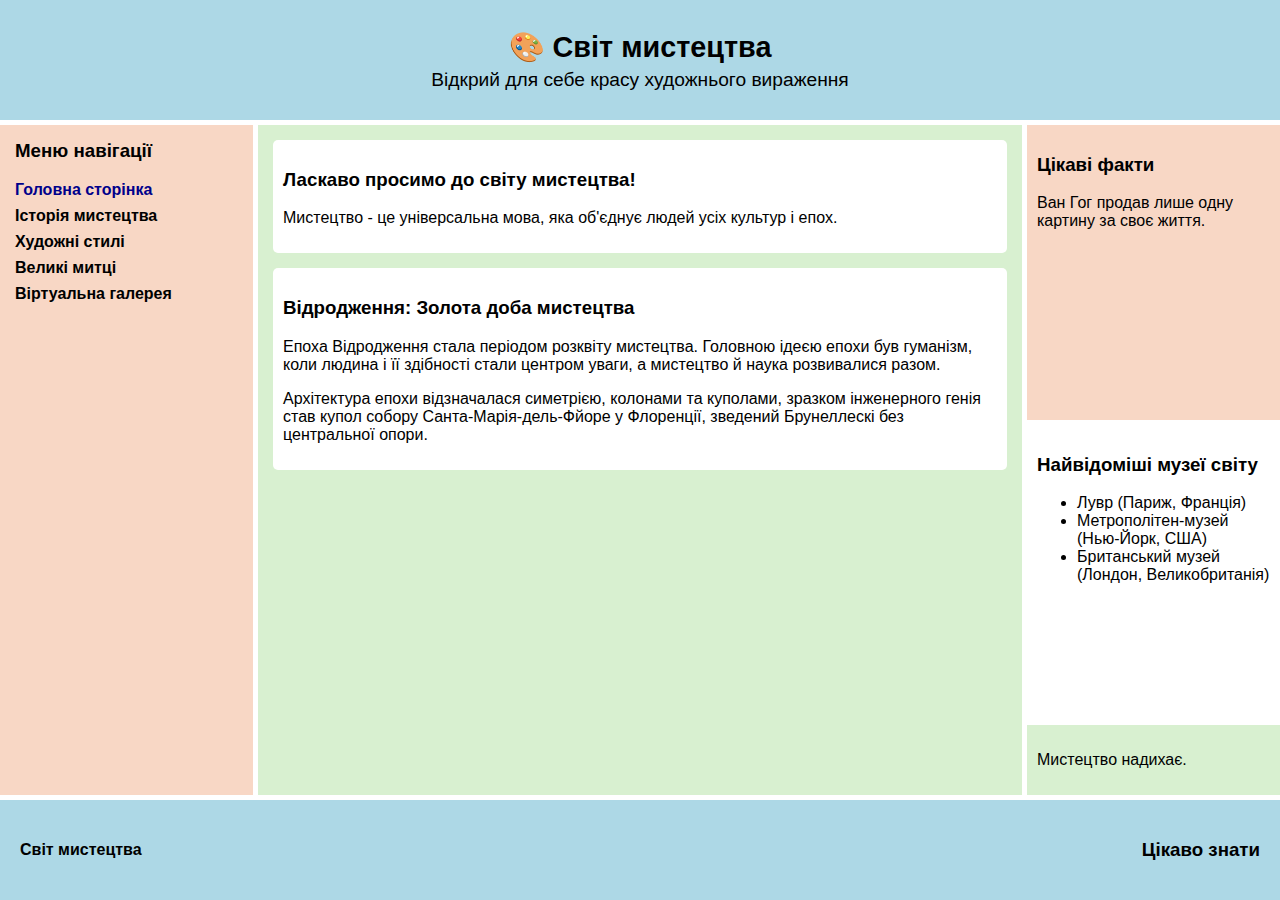
<file: index.html>
<!DOCTYPE html>
<html lang="uk">
<head>
  <meta charset="UTF-8">
  <title>Світ мистецтва - Головна</title>
  <link rel="stylesheet" href="style.css">
  <style>
    body {
      margin: 0;
      font-family: Arial, sans-serif;
    }

    .container {
      display: grid;
      grid-template-areas:
        "header header header header"
        "menu main main side"
        "footer footer footer footer";
      grid-template-columns: 1fr 2fr 1fr 1fr;
      grid-template-rows: 120px auto 100px;
      gap: 5px;
      min-height: 100vh;
    }

    .header {
      grid-area: header;
      background: lightblue;
      display: flex;
      flex-direction: column;
      justify-content: center;
      align-items: center;
      padding: 10px;
    }

    .menu {
      grid-area: menu;
      background: #f8d7c5;
      padding: 15px;
    }

    .main {
      grid-area: main;
      background: #d8f0d0;
      padding: 15px;
      overflow-y: auto;
    }

    .side {
      grid-area: side;
      display: grid;
      grid-template-rows: 1fr 1fr;
      gap: 5px;
    }

    .block4 {
      background: #f8d7c5;
      padding: 10px;
    }
    .block5 {
      background: white;
      padding: 10px;
    }
    .block6 {
      background: #d8f0d0;
      padding: 10px;
    }

    .footer {
      grid-area: footer;
      background: lightblue;
      display: flex;
      justify-content: space-between;
      align-items: center;
      padding: 20px;
    }

    .menu ul {
      list-style: none;
      padding: 0;
    }

    .menu li {
      margin: 8px 0;
    }

    .menu a {
      text-decoration: none;
      font-weight: bold;
      color: black;
    }

    .current {
      color: darkblue;
    }

    .highlight {
      font-weight: bold;
    }
  </style>
</head>
<body>
  <div class="container">
    
    <header class="header">
      <h1>🎨 Світ мистецтва</h1>
      <h2>Відкрий для себе красу художнього вираження</h2>
    </header>

    
    <nav class="menu">
      <h3>Меню навігації</h3>
      <ul>
        <li><a href="index.html" class="current">Головна сторінка</a></li>
        <li><a href="history.html">Історія мистецтва</a></li>
        <li><a href="styles.html">Художні стилі</a></li>
        <li><a href="artists.html">Великі митці</a></li>
        <li><a href="gallery.html">Віртуальна галерея</a></li>
      </ul>
    </nav>

    
    <main class="main">
      <div class="content-block">
        <h3>Ласкаво просимо до світу мистецтва!</h3>
        <p>Мистецтво - це універсальна мова, яка об'єднує людей усіх культур і епох.</p>
      </div>

      <div class="content-block">
        <h3>Відродження: Золота доба мистецтва</h3>
        <p>Епоха Відродження стала періодом розквіту мистецтва. Головною ідеєю епохи був гуманізм, коли людина і її здібності стали центром уваги, а мистецтво й наука розвивалися разом.</p>
        <p>Архітектура епохи відзначалася симетрією, колонами та куполами, зразком інженерного генія став купол собору Санта-Марія-дель-Фйоре у Флоренції, зведений Брунеллескі без центральної опори.</p>
      </div>
    </main>

   
    <div class="side">
      <div class="block4">
        <h3>Цікаві факти</h3>
        <p>Ван Гог продав лише одну картину за своє життя.</p>
      </div>
      <div class="block5">
        <h3>Найвідоміші музеї світу</h3>
        <ul>
          <li>Лувр (Париж, Франція)</li>
          <li>Метрополітен-музей (Нью-Йорк, США)</li>
          <li>Британський музей (Лондон, Великобританія)</li>
        </ul>
      </div>
      <div class="block6">
        <p>Мистецтво надихає.</p>
      </div>
    </div>

   
    <footer class="footer">
      <p><span class="highlight">Світ мистецтва</span></p>
      <h3>Цікаво знати</h3>
    </footer>
  </div>
</body>
</html>
</file>
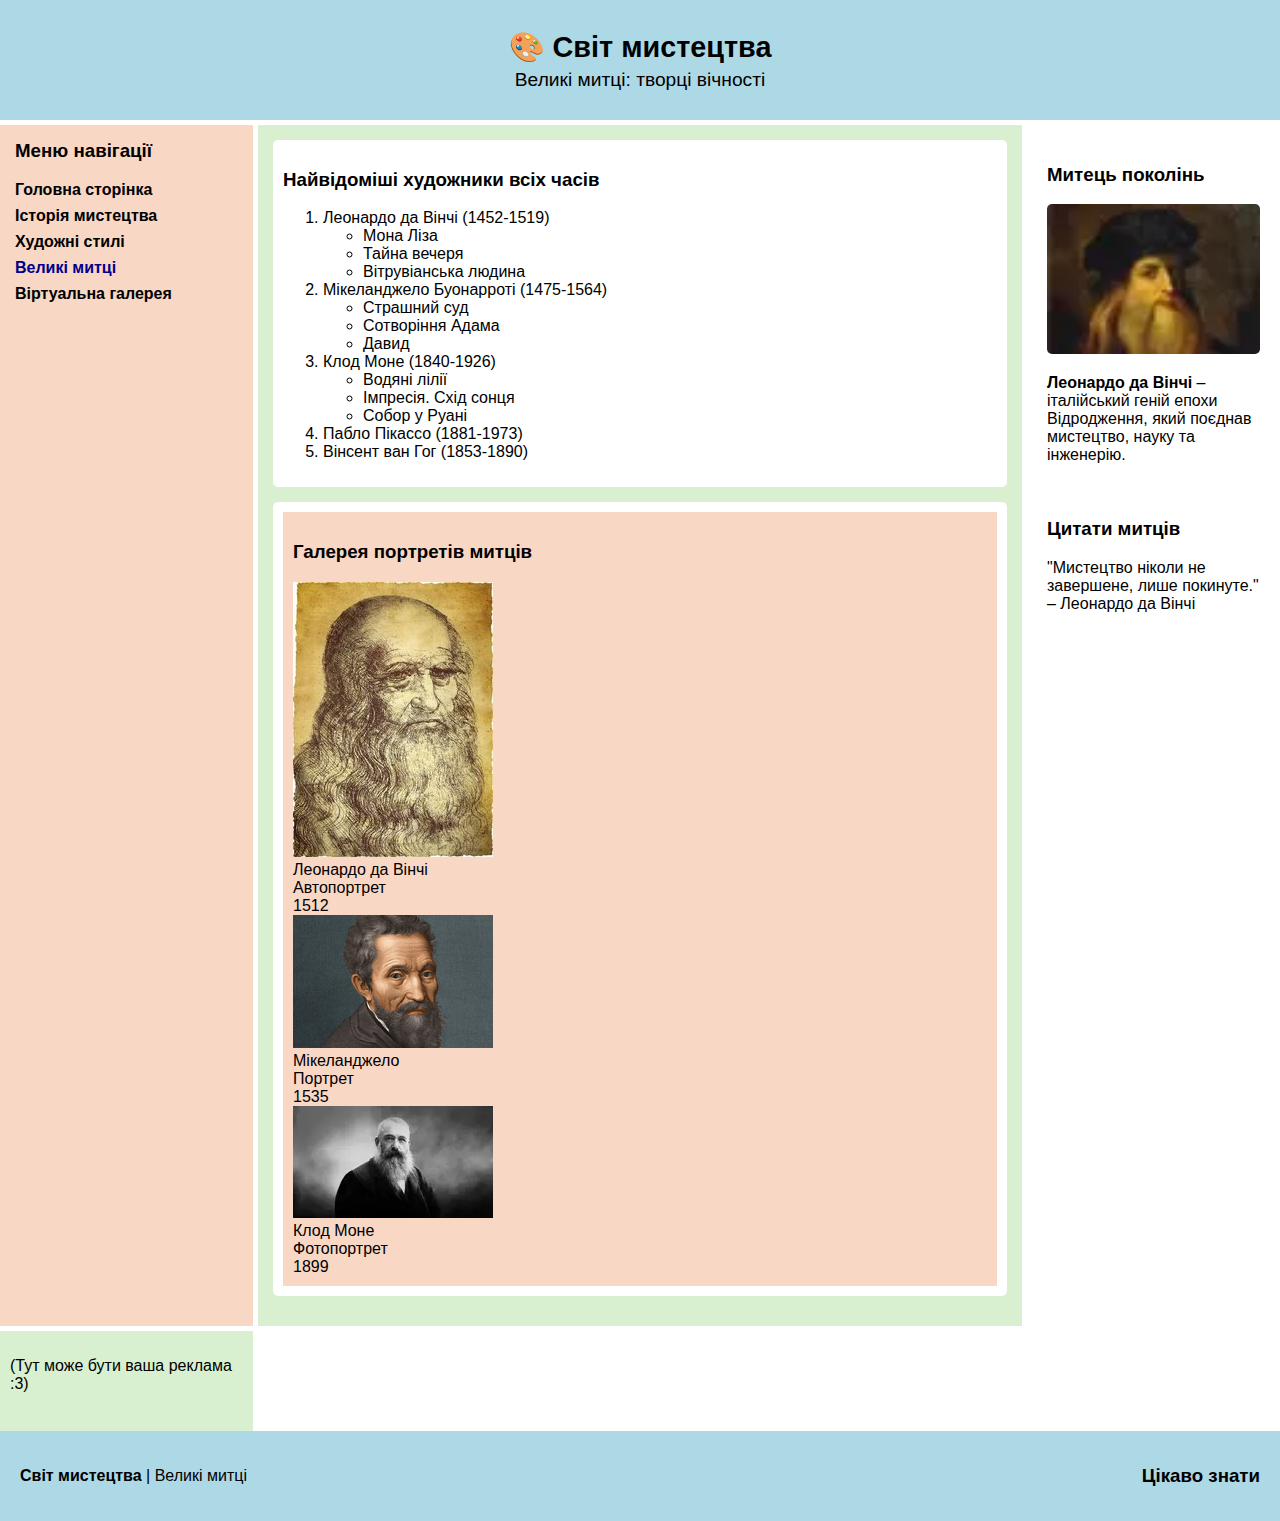
<file: artists.html>
<!DOCTYPE html>
<html lang="uk">
<head>
    <meta charset="UTF-8">
    <title>Великі митці - Світ мистецтва</title>
    <link rel="stylesheet" href="style.css">
<style>
    body {
      margin: 0;
      font-family: Arial, sans-serif;
    }

    .container {
      display: grid;
      grid-template-areas:
        "header header header header"
        "menu main main side"
        "footer footer footer footer";
      grid-template-columns: 1fr 2fr 1fr 1fr;
      grid-template-rows: 120px auto 100px;
      gap: 5px;
      min-height: 100vh;
    }

    .header {
      grid-area: header;
      background: lightblue;
      display: flex;
      flex-direction: column;
      justify-content: center;
      align-items: center;
      padding: 10px;
    }

    .menu {
      grid-area: menu;
      background: #f8d7c5;
      padding: 15px;
    }

    .main {
      grid-area: main;
      background: #d8f0d0;
      padding: 15px;
      overflow-y: auto;
    }

    .side {
      grid-area: side;
      display: grid;
      grid-template-rows: 1fr 1fr;
      gap: 5px;
    }

    .block4 {
      background: #f8d7c5;
      padding: 10px;
    }
    .block5 {
      background: white;
      padding: 10px;
    }
    .block6 {
      background: #d8f0d0;
      padding: 10px;
    }

    .footer {
      grid-area: footer;
      background: lightblue;
      display: flex;
      justify-content: space-between;
      align-items: center;
      padding: 20px;
    }

    .menu ul {
      list-style: none;
      padding: 0;
    }

    .menu li {
      margin: 8px 0;
    }

    .menu a {
      text-decoration: none;
      font-weight: bold;
      color: black;
    }

    .current {
      color: darkblue;
    }

    .highlight {
      font-weight: bold;
    }
  </style>
</head>
<body>
    <div class="container">
        <header class="header">
            <h1>🎨 Світ мистецтва</h1>
            <h2>Великі митці: творці вічності</h2>
        </header>
        
        <nav class="menu">
            <h3>Меню навігації</h3>
            <ul>
                <li><a href="index.html">Головна сторінка</a></li>
                <li><a href="history.html">Історія мистецтва</a></li>
                <li><a href="styles.html">Художні стилі</a></li>
                <li><a href="artists.html" class="current">Великі митці</a></li>
                <li><a href="gallery.html">Віртуальна галерея</a></li>
            </ul>
        </nav>
        
        <main class="main">
            <div class="content-block">
                <h3>Найвідоміші художники всіх часів</h3>
                <ol>
                    <li id="davinci">Леонардо да Вінчі (1452-1519)
                        <ul>
                            <li>Мона Ліза</li>
                            <li>Тайна вечеря</li>
                            <li>Вітрувіанська людина</li>
                        </ul>
                    </li>
                    <li id="michelangelo">Мікеланджело Буонарроті (1475-1564)
                        <ul>
                            <li>Страшний суд</li>
                            <li>Сотворіння Адама</li>
                            <li>Давид</li>
                        </ul>
                    </li>
                    <li id="monet">Клод Моне (1840-1926)
                        <ul>
                            <li>Водяні лілії</li>
                            <li>Імпресія. Схід сонця</li>
                            <li>Собор у Руані</li>
                        </ul>
                    </li>
                    <li>Пабло Пікассо (1881-1973)</li>
                    <li>Вінсент ван Гог (1853-1890)</li>
                </ol>
            </div>
            
            <div class="content-block">
                <div class="block4"> 
                <h3>Галерея портретів митців</h3>
                <div class="art-gallery">
                    <div class="artwork">
                        <img src="images/1.jpg" alt="Леонардо да Вінчі">
                        <div class="artwork-info">
                            <div class="artwork-title">Леонардо да Вінчі</div>
                            <div class="artwork-artist">Автопортрет</div>
                            <div class="artwork-year">1512</div>
                        </div>
                    </div>
                    <div class="artwork">
                        <img src="images/2.jpg" alt="Мікеланджело">
                        <div class="artwork-info">
                            <div class="artwork-title">Мікеланджело</div>
                            <div class="artwork-artist">Портрет</div>
                            <div class="artwork-year">1535</div>
                        </div>
                    </div>
                    <div class="artwork">
                        <img src="images/3.webp" alt="Клод Моне">
                        <div class="artwork-info">
                            <div class="artwork-title">Клод Моне</div>
                            <div class="artwork-artist">Фотопортрет</div>
                            <div class="artwork-year">1899</div>
                        </div>
                    </div>
                  <div>
               </div>
           </div>
       </main>
        
        <aside class="aside">
            <div class="content-block">
                <div class="block5">  
                <h3>Митець поколінь</h3>
                <img src="images/4.webp" alt="Леонардо да Вінчі" style="width:100%; border-radius:5px;">
                <p><strong>Леонардо да Вінчі</strong> – італійський геній епохи Відродження, який поєднав мистецтво, науку та інженерію.</p>
            </div>
            <div class="content-block">
                <h3>Цитати митців</h3>
                <p>"Мистецтво ніколи не завершене, лише покинуте." – Леонардо да Вінчі</p>
            </div>
         </div>
       </aside>
      <div class="block6">
        <p>(Тут може бути ваша реклама :3)</p>
      </div>
    </div>  
        <footer class="footer">
            <p><span class="highlight">Світ мистецтва</span> | Великі митці</p>
            <h3>Цікаво знати</h3>
        </footer>
    </div>
</body>
</html>
</file>
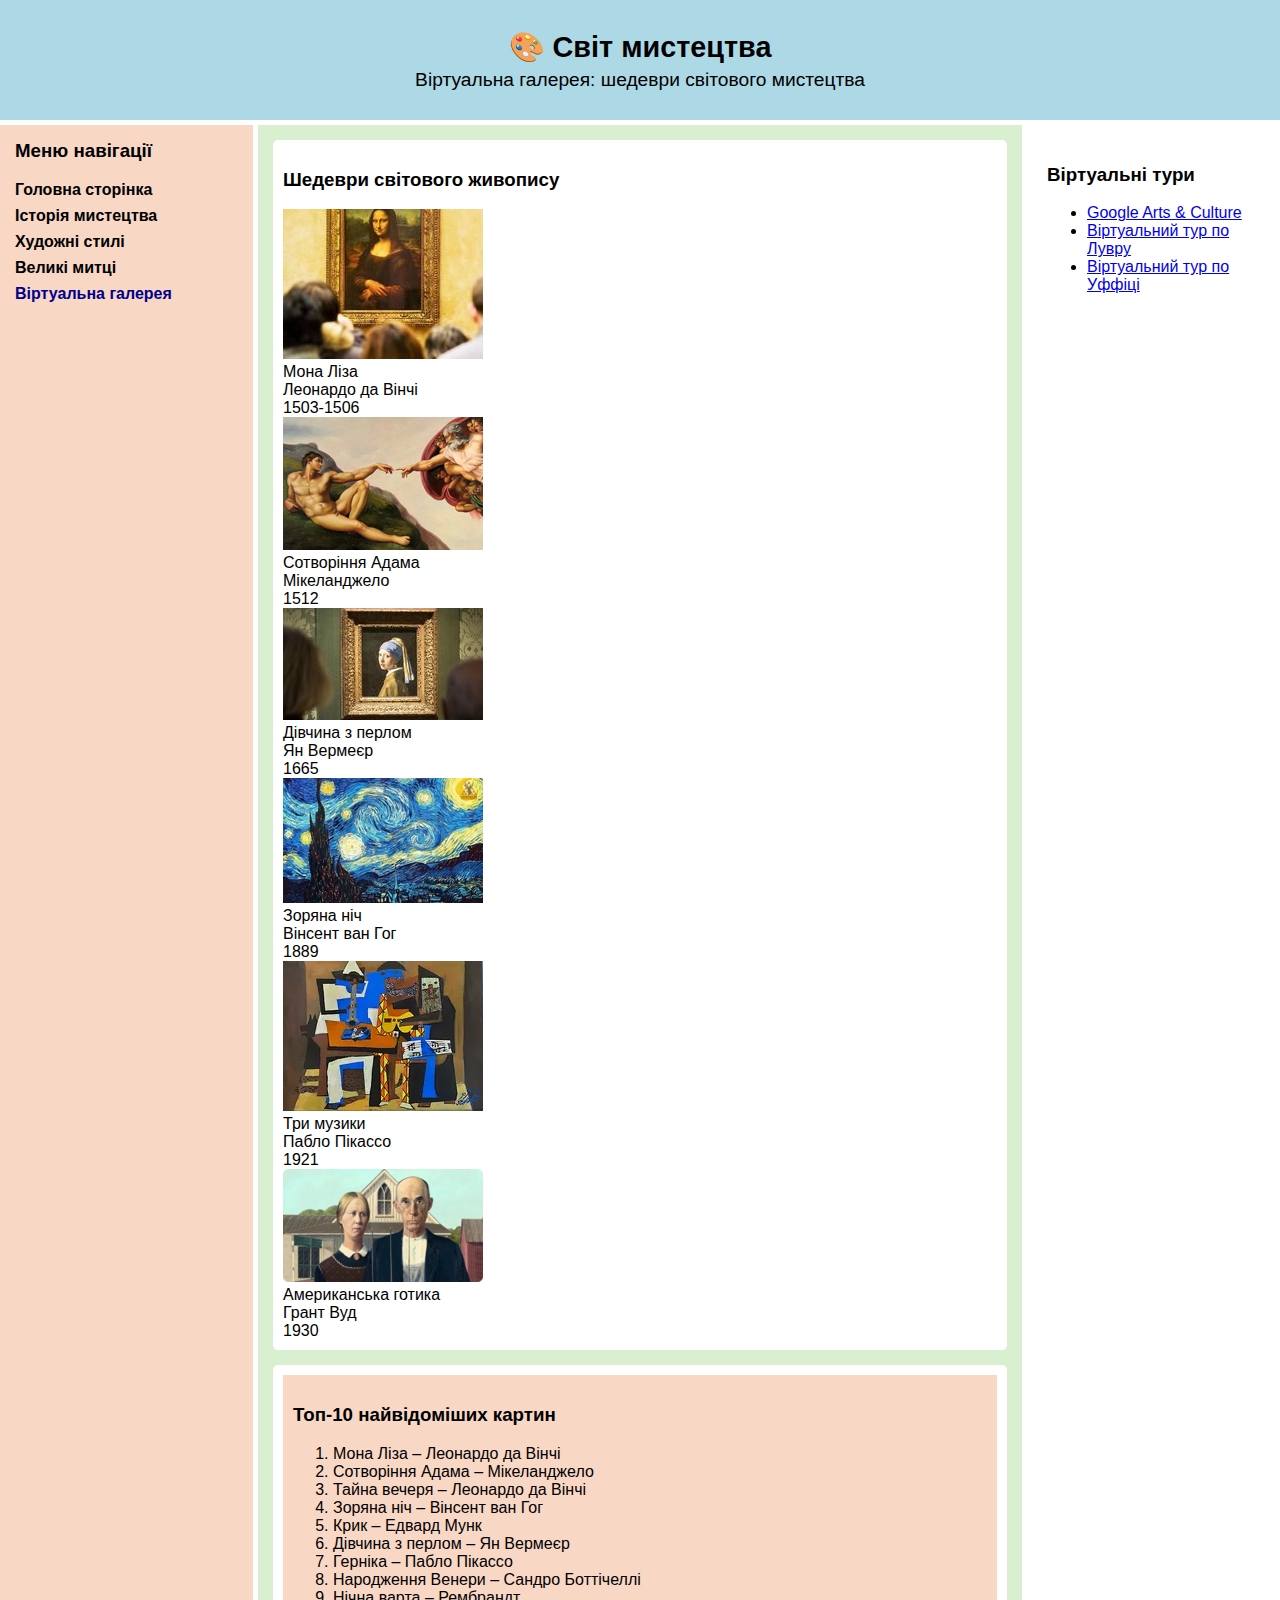
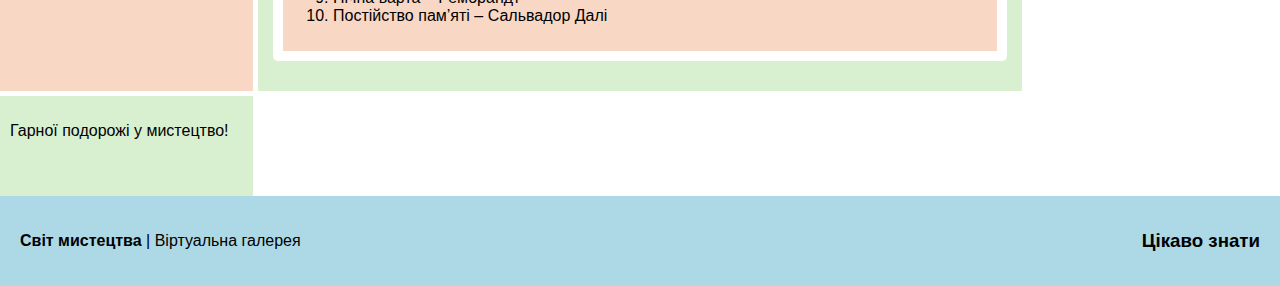
<file: gallery.html>
<!DOCTYPE html>
<html lang="uk">
<head>
    <meta charset="UTF-8">
    <title>Віртуальна галерея - Світ мистецтва</title>
    <link rel="stylesheet" href="style.css">
<style>
    body {
      margin: 0;
      font-family: Arial, sans-serif;
    }

    .container {
      display: grid;
      grid-template-areas:
        "header header header header"
        "menu main main side"
        "footer footer footer footer";
      grid-template-columns: 1fr 2fr 1fr 1fr;
      grid-template-rows: 120px auto 100px;
      gap: 5px;
      min-height: 100vh;
    }

    .header {
      grid-area: header;
      background: lightblue;
      display: flex;
      flex-direction: column;
      justify-content: center;
      align-items: center;
      padding: 10px;
    }

    .menu {
      grid-area: menu;
      background: #f8d7c5;
      padding: 15px;
    }

    .main {
      grid-area: main;
      background: #d8f0d0;
      padding: 15px;
      overflow-y: auto;
    }

    .side {
      grid-area: side;
      display: grid;
      grid-template-rows: 1fr 1fr;
      gap: 5px;
    }

    .block4 {
      background: #f8d7c5;
      padding: 10px;
    }
    .block5 {
      background: white;
      padding: 10px;
    }
    .block6 {
      background: #d8f0d0;
      padding: 10px;
    }

    .footer {
      grid-area: footer;
      background: lightblue;
      display: flex;
      justify-content: space-between;
      align-items: center;
      padding: 20px;
    }

    .menu ul {
      list-style: none;
      padding: 0;
    }

    .menu li {
      margin: 8px 0;
    }

    .menu a {
      text-decoration: none;
      font-weight: bold;
      color: black;
    }

    .current {
      color: darkblue;
    }

    .highlight {
      font-weight: bold;
    }
  </style>
</head>
<body>

    <div class="container">
        <header class="header">
            <h1>🎨 Світ мистецтва</h1>
            <h2>Віртуальна галерея: шедеври світового мистецтва</h2>
        </header>
        
        <nav class="menu">
            <h3>Меню навігації</h3>
            <ul>
                <li><a href="index.html">Головна сторінка</a></li>
                <li><a href="history.html">Історія мистецтва</a></li>
                <li><a href="styles.html">Художні стилі</a></li>
                <li><a href="artists.html">Великі митці</a></li>
                <li><a href="gallery.html" class="current">Віртуальна галерея</a></li>
            </ul>
        </nav>
        
        <main class="main">
            <div class="content-block">
                <h3>Шедеври світового живопису</h3>
                <div class="art-gallery">
                    <div class="artwork"><img src="images/5.jpg" alt="Мона Ліза"><div class="artwork-info"><div class="artwork-title">Мона Ліза</div><div class="artwork-artist">Леонардо да Вінчі</div><div class="artwork-year">1503-1506</div></div></div>
                    <div class="artwork"><img src="images/6.webp" alt="Сотворіння Адама"><div class="artwork-info"><div class="artwork-title">Сотворіння Адама</div><div class="artwork-artist">Мікеланджело</div><div class="artwork-year">1512</div></div></div>
                    <div class="artwork"><img src="images/7.jpg" alt="Дівчина з перлом"><div class="artwork-info"><div class="artwork-title">Дівчина з перлом</div><div class="artwork-artist">Ян Вермеєр</div><div class="artwork-year">1665</div></div></div>
                    <div class="artwork"><img src="images/8.jpg" alt="Зоряна ніч"><div class="artwork-info"><div class="artwork-title">Зоряна ніч</div><div class="artwork-artist">Вінсент ван Гог</div><div class="artwork-year">1889</div></div></div>
                    <div class="artwork"><img src="images/9.webp" alt="Три музики"><div class="artwork-info"><div class="artwork-title">Три музики</div><div class="artwork-artist">Пабло Пікассо</div><div class="artwork-year">1921</div></div></div>
                    <div class="artwork"><img src="images/10.png" alt="Американська готика"><div class="artwork-info"><div class="artwork-title">Американська готика</div><div class="artwork-artist">Грант Вуд</div><div class="artwork-year">1930</div></div></div>
                </div>
            </div>
            
            <div class="content-block">
                 <div class="block4">
                <h3>Топ-10 найвідоміших картин</h3>
                <ol>
                    <li>Мона Ліза – Леонардо да Вінчі</li>
                    <li>Сотворіння Адама – Мікеланджело</li>
                    <li>Тайна вечеря – Леонардо да Вінчі</li>
                    <li>Зоряна ніч – Вінсент ван Гог</li>
                    <li>Крик – Едвард Мунк</li>
                    <li>Дівчина з перлом – Ян Вермеєр</li>
                    <li>Герніка – Пабло Пікассо</li>
                    <li>Народження Венери – Сандро Боттічеллі</li>
                    <li>Нічна варта – Рембрандт</li>
                    <li>Постійство пам’яті – Сальвадор Далі</li>
                </ol>
               </div>
            </div>
        </main>
        
        <aside class="aside">
            <div class="content-block">
                 <div class="block5">
                <h3>Віртуальні тури</h3>
                <ul>
                    <li><a href="https://artsandculture.google.com/" target="_blank">Google Arts & Culture</a></li>
                    <li><a href="https://www.louvre.fr/en/online-tours" target="_blank">Віртуальний тур по Лувру</a></li>
                    <li><a href="https://www.uffizi.it/en/online-tours" target="_blank">Віртуальний тур по Уффіці</a></li>
                </ul>
              </div>
           </div>
       </aside>

         <div class="block6">
        <p>Гарної подорожі у мистецтво!</p>
      </div>
    </div>
        
        <footer class="footer">
            <p><span class="highlight">Світ мистецтва</span> | Віртуальна галерея</p>
            <h3>Цікаво знати</h3>
        </footer>
    </div>
</body>
</html>
</file>
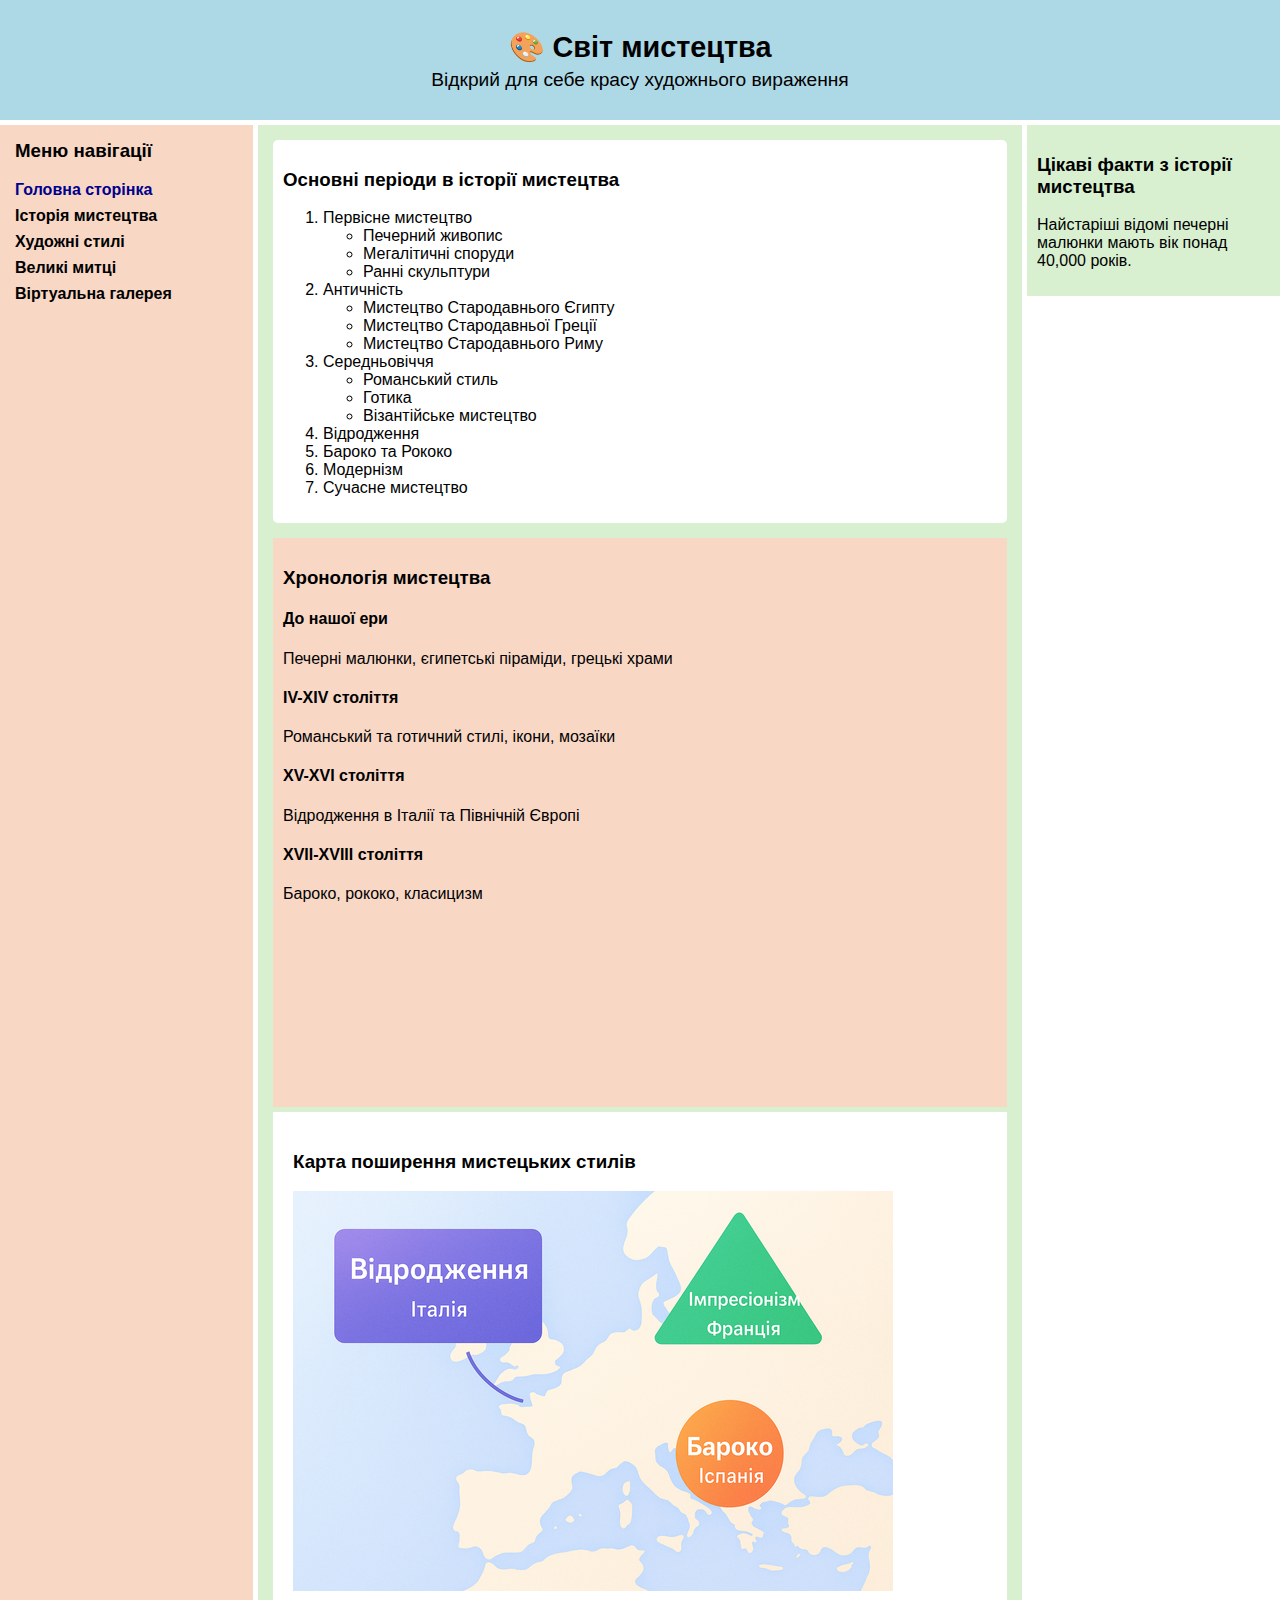
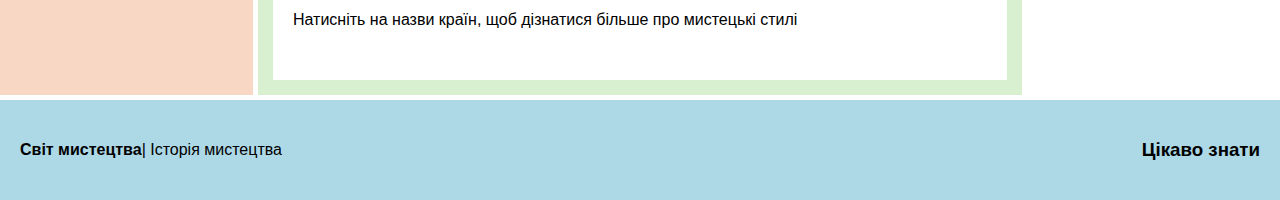
<file: history.html>
<!DOCTYPE html>
<html lang="uk">
<head>
  <meta charset="UTF-8">
  <title>Історія мистецтва - Світ мистецтва</title>
  <link rel="stylesheet" href="style.css">
  <style>
    body {
      margin: 0;
      font-family: Arial, sans-serif;
    }

    .container {
      display: grid;
      grid-template-areas:
        "header header header header"
        "menu main main side"
        "footer footer footer footer";
      grid-template-columns: 1fr 2fr 1fr 1fr;
      grid-template-rows: 120px auto 100px;
      gap: 5px;
      min-height: 100vh;
    }

    .header {
      grid-area: header;
      background: lightblue;
      display: flex;
      flex-direction: column;
      justify-content: center;
      align-items: center;
      padding: 10px;
    }

    .menu {
      grid-area: menu;
      background: #f8d7c5;
      padding: 15px;
    }

    .main {
      grid-area: main;
      background: #d8f0d0;
      padding: 15px;
      overflow-y: auto;
    }

    .side {
      grid-area: side;
      display: grid;
      grid-template-rows: 1fr 1fr;
      gap: 5px;
    }

    .block4 {
      background: #f8d7c5;
      padding: 10px;
    }
    .block5 {
      background: white;
      padding: 10px;
    }
    .block6 {
      background: #d8f0d0;
      padding: 10px;
    }

    .footer {
      grid-area: footer;
      background: lightblue;
      display: flex;
      justify-content: space-between;
      align-items: center;
      padding: 20px;
    }

    .menu ul {
      list-style: none;
      padding: 0;
    }

    .menu li {
      margin: 8px 0;
    }

    .menu a {
      text-decoration: none;
      font-weight: bold;
      color: black;
    }

    .current {
      color: darkblue;
    }

    .highlight {
      font-weight: bold;
    }
  </style>
</head>
<body>
  <div class="container">
    <!-- Блок 1 -->
    <header class="header">
      <h1>🎨 Світ мистецтва</h1>
      <h2>Відкрий для себе красу художнього вираження</h2>
    </header>

    <!-- Блок 2 -->
    <nav class="menu">
      <h3>Меню навігації</h3>
      <ul>
        <li><a href="index.html" class="current">Головна сторінка</a></li>
        <li><a href="history.html">Історія мистецтва</a></li>
        <li><a href="styles.html">Художні стилі</a></li>
        <li><a href="artists.html">Великі митці</a></li>
        <li><a href="gallery.html">Віртуальна галерея</a></li>
      </ul>
    </nav>

   
    <main class="main">
            <div class="content-block">
                <h3>Основні періоди в історії мистецтва</h3>
                <ol>
                    <li>Первісне мистецтво
                        <ul>
                            <li>Печерний живопис</li>
                            <li>Мегалітичні споруди</li>
                            <li>Ранні скульптури</li>
                        </ul>
                    </li>
                    <li>Античність
                        <ul>
                            <li>Мистецтво Стародавнього Єгипту</li>
                            <li>Мистецтво Стародавньої Греції</li>
                            <li>Мистецтво Стародавнього Риму</li>
                        </ul>
                    </li>
                    <li>Середньовіччя
                        <ul>
                            <li>Романський стиль</li>
                            <li>Готика</li>
                            <li>Візантійське мистецтво</li>
                        </ul>
                    </li>
                    <li>Відродження</li>
                    <li>Бароко та Рококо</li>
                    <li>Модернізм</li>
                    <li>Сучасне мистецтво</li>
                </ol>
            </div>

    
    <div class="side">
      <div class="block4">
        <h3>Хронологія мистецтва</h3>
                <div class="period-timeline">
                    <div class="timeline-item">
                        <h4>До нашої ери</h4>
                        <p>Печерні малюнки, єгипетські піраміди, грецькі храми</p>
                    </div>
                    <div class="timeline-item">
                        <h4>IV-XIV століття</h4>
                        <p>Романський та готичний стилі, ікони, мозаїки</p>
                    </div>
                    <div class="timeline-item">
                        <h4>XV-XVI століття</h4>
                        <p>Відродження в Італії та Північній Європі</p>
                    </div>
                    <div class="timeline-item">
                        <h4>XVII-XVIII століття</h4>
                        <p>Бароко, рококо, класицизм</p>
                    </div>
      </div>
    </div>
  <div class="block5">
            <div class="content-block">
                <h3>Карта поширення мистецьких стилів</h3>
                <img src="images/Мапа.png" alt="Карта поширення мистецьких стилів" usemap="#artmap">
                
                <map name="artmap">
                    <area shape="rect" coords="0,0,300,200" href="styles.html#renaissance" alt="Відродження в Італії">
                    <area shape="rect" coords="150,280,470,360" href="styles.html#baroque" alt="Бароко в Іспанії">
                    <area shape="rect" coords="380,120,490,180" href="styles.html#impressionism" alt="Імпресіонізм у Франції">
                </map>
                <p>Натисніть на назви країн, щоб дізнатися більше про мистецькі стилі</p>
            </div>
        </main>
         
        <aside class="aside">
         <div class="block6">
            <h3>Цікаві факти з історії мистецтва</h3>
            <p>Найстаріші відомі печерні малюнки мають вік понад 40,000 років.</p>
         </div>  
        </aside>


    <footer class="footer">
      <p><span class="highlight">Світ мистецтва</span>| Історія мистецтва</p>
      <h3>Цікаво знати</h3>
    </footer>
  </div>
</body>
</html>
</file>
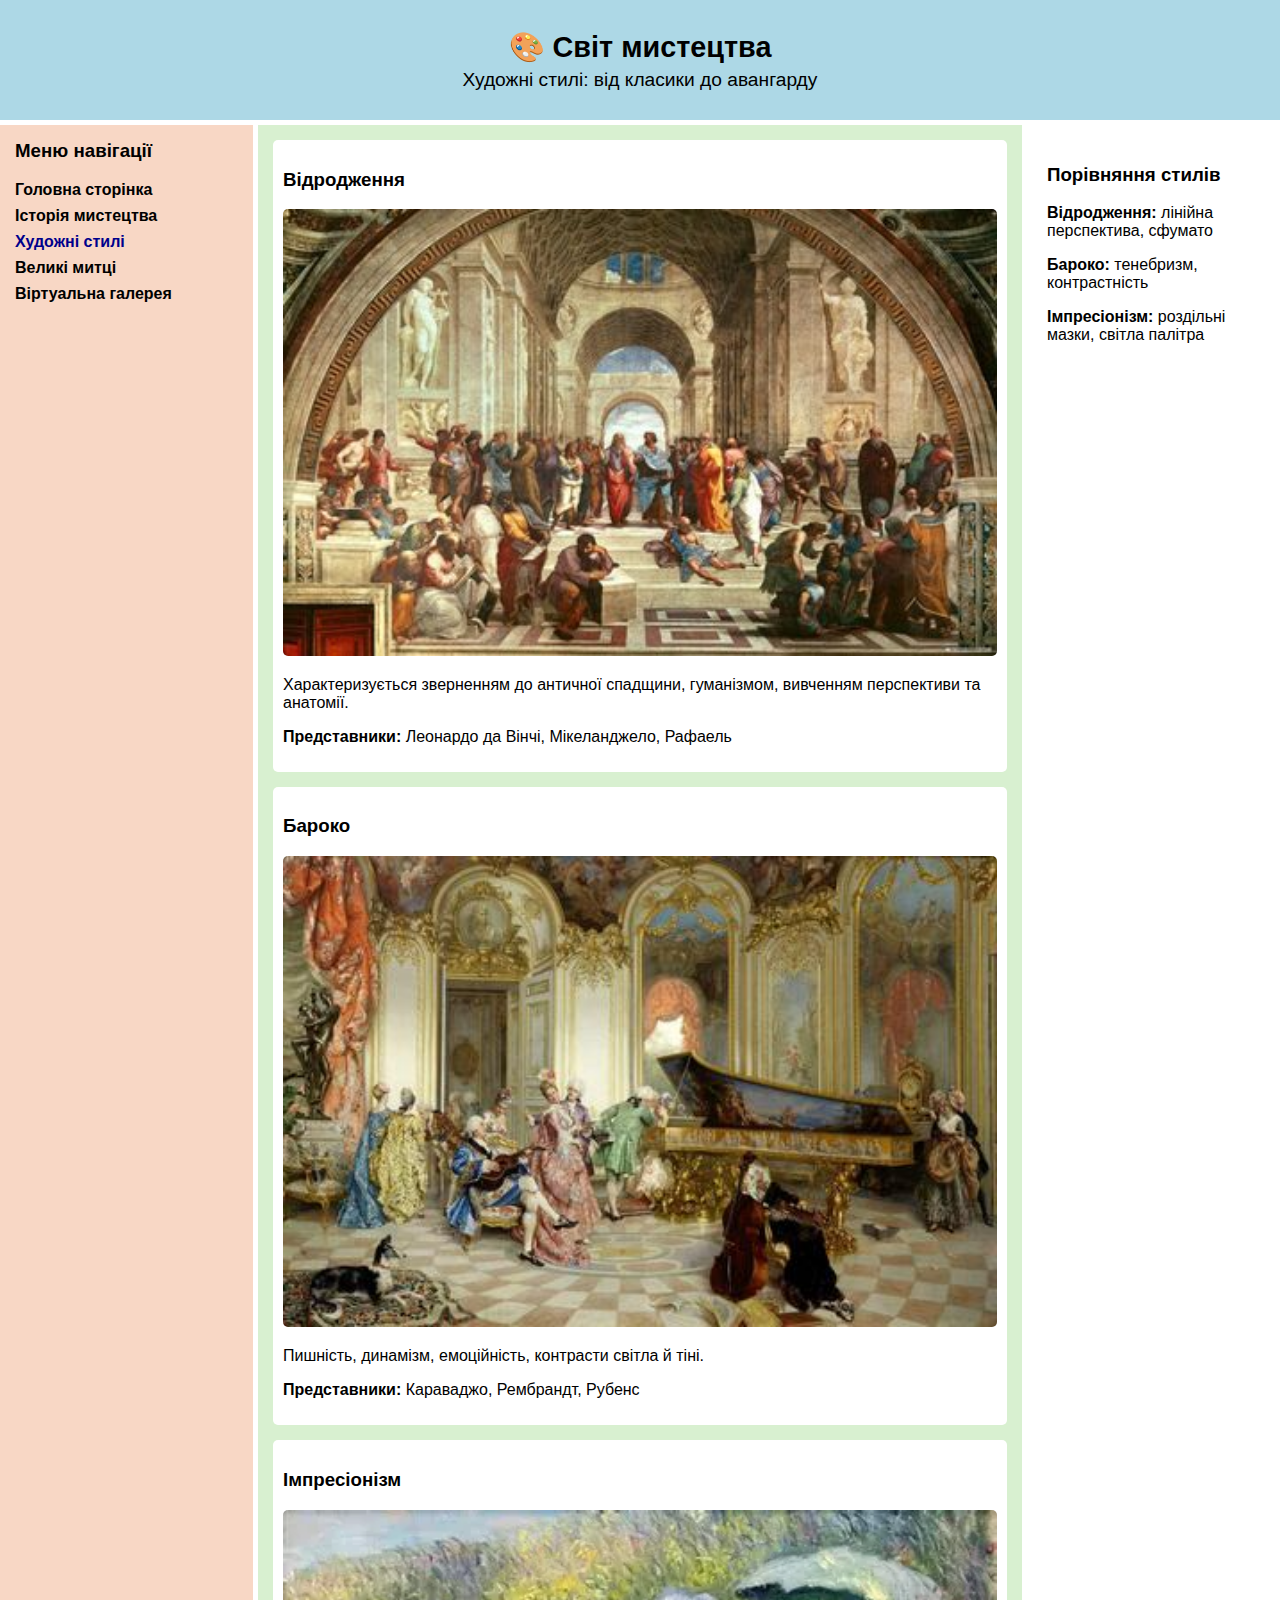
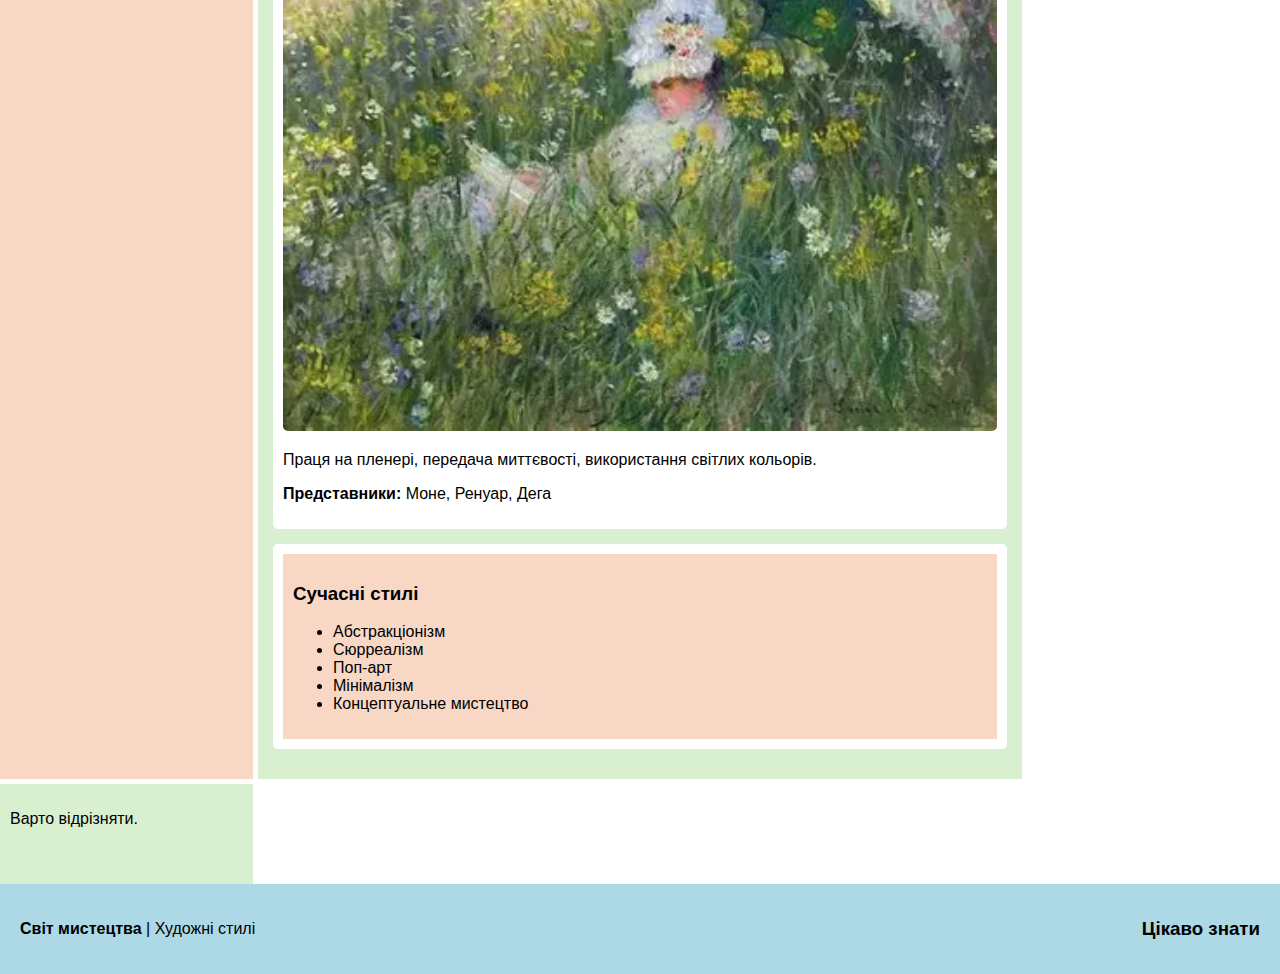
<file: styles.html>
<!DOCTYPE html>
<html lang="uk">
<head>
    <meta charset="UTF-8">
    <title>Художні стилі - Світ мистецтва</title>
    <link rel="stylesheet" href="style.css">
 <style>
    body {
      margin: 0;
      font-family: Arial, sans-serif;
    }

    .container {
      display: grid;
      grid-template-areas:
        "header header header header"
        "menu main main side"
        "footer footer footer footer";
      grid-template-columns: 1fr 2fr 1fr 1fr;
      grid-template-rows: 120px auto 100px;
      gap: 5px;
      min-height: 100vh;
    }

    .header {
      grid-area: header;
      background: lightblue;
      display: flex;
      flex-direction: column;
      justify-content: center;
      align-items: center;
      padding: 10px;
    }

    .menu {
      grid-area: menu;
      background: #f8d7c5;
      padding: 15px;
    }

    .main {
      grid-area: main;
      background: #d8f0d0;
      padding: 15px;
      overflow-y: auto;
    }

    .side {
      grid-area: side;
      display: grid;
      grid-template-rows: 1fr 1fr;
      gap: 5px;
    }

    .block4 {
      background: #f8d7c5;
      padding: 10px;
    }
    .block5 {
      background: white;
      padding: 10px;
    }
    .block6 {
      background: #d8f0d0;
      padding: 10px;
    }

    .footer {
      grid-area: footer;
      background: lightblue;
      display: flex;
      justify-content: space-between;
      align-items: center;
      padding: 20px;
    }

    .menu ul {
      list-style: none;
      padding: 0;
    }

    .menu li {
      margin: 8px 0;
    }

    .menu a {
      text-decoration: none;
      font-weight: bold;
      color: black;
    }

    .current {
      color: darkblue;
    }

    .highlight {
      font-weight: bold;
    }
  </style>
</head>
<body>
    <div class="container">
        <header class="header">
            <h1>🎨 Світ мистецтва</h1>
            <h2>Художні стилі: від класики до авангарду</h2>
        </header>
        
        <nav class="menu">
            <h3>Меню навігації</h3>
            <ul>
                <li><a href="index.html">Головна сторінка</a></li>
                <li><a href="history.html">Історія мистецтва</a></li>
                <li><a href="styles.html" class="current">Художні стилі</a></li>
                <li><a href="artists.html">Великі митці</a></li>
                <li><a href="gallery.html">Віртуальна галерея</a></li>
            </ul>
        </nav>
        
        <main class="main">
            <div class="content-block">
                <h3 id="renaissance">Відродження</h3>
                <img src="images/Відродження.jpg" alt="Приклад мистецтва Відродження" style="width:100%; border-radius:5px;">
                <p>Характеризується зверненням до античної спадщини, гуманізмом, вивченням перспективи та анатомії.</p>
                <p><strong>Представники:</strong> Леонардо да Вінчі, Мікеланджело, Рафаель</p>
            </div>
            
            <div class="content-block">
                <h3 id="baroque">Бароко</h3>
                <img src="images/Бароко.jpg" alt="Приклад мистецтва Бароко" style="width:100%; border-radius:5px;">
                <p>Пишність, динамізм, емоційність, контрасти світла й тіні.</p>
                <p><strong>Представники:</strong> Караваджо, Рембрандт, Рубенс</p>
            </div>
            
            <div class="content-block">
                <h3 id="impressionism">Імпресіонізм</h3>
                <img src="images/impressionism.webp" alt="Приклад імпресіонізму" style="width:100%; border-radius:5px;">
                <p>Праця на пленері, передача миттєвості, використання світлих кольорів.</p>
                <p><strong>Представники:</strong> Моне, Ренуар, Дега</p>
            </div>
            
            <div class="content-block">
               <div class="block4">
                <h3>Сучасні стилі</h3>
                <ul>
                    <li>Абстракціонізм</li>
                    <li>Сюрреалізм</li>
                    <li>Поп-арт</li>
                    <li>Мінімалізм</li>
                    <li>Концептуальне мистецтво</li>
                </ul>
              </div>
           </div>
       </main>
        
        <aside class="aside">
            <div class="content-block">
               <div class="block5">
                <h3>Порівняння стилів</h3>
                <p><strong>Відродження:</strong> лінійна перспектива, сфумато</p>
                <p><strong>Бароко:</strong> тенебризм, контрастність</p>
                <p><strong>Імпресіонізм:</strong> роздільні мазки, світла палітра</p>
            </div>
          </div>
       </aside>
  <div class="block6">
        <p>Варто відрізняти.</p>
      </div>
    </div>

        
        <footer class="footer">
            <p><span class="highlight">Світ мистецтва</span> | Художні стилі</p>
            <h3>Цікаво знати</h3>
        </footer>
    </div>
</body>
</html>
</file>
<file: style.css>
body {
  margin: 0;
  font-family: Arial, sans-serif;
}

.container {
  display: grid;
  grid-template-areas:
    "header header header header"
    "menu main main side"
    "footer footer footer footer";
  grid-template-columns: 1fr 2fr 1fr 1fr;
  grid-template-rows: 120px auto 100px;
  gap: 5px;
  min-height: 100vh;
}

/* Блок 1 */
.header {
  grid-area: header;
  background: lightblue;
  display: flex;
  flex-direction: column;
  justify-content: center;
  align-items: center;
  padding: 10px;
}

.header h1 {
  margin: 0;
  font-size: 1.8em;
}

.header h2 {
  margin: 5px 0 0;
  font-size: 1.2em;
  font-weight: normal;
}

/* Блок 2 */
.menu {
  grid-area: menu;
  background: #f8d7c5;
  padding: 15px;
}

.menu h3 {
  margin-top: 0;
}

.menu ul {
  list-style: none;
  padding: 0;
}

.menu li {
  margin: 8px 0;
}

.menu a {
  text-decoration: none;
  font-weight: bold;
  color: black;
}

.menu a.current {
  color: darkblue;
}

/* Блок 3 */
.main {
  grid-area: main;
  background: #d8f0d0;
  padding: 15px;
  overflow-y: auto;
}

.content-block {
  background: white;
  padding: 10px;
  margin-bottom: 15px;
  border-radius: 5px;
}

/* Блоки 4–6 */
.side {
  grid-area: side;
  display: grid;
  grid-template-rows: 1fr 1fr 1fr;
  gap: 5px;
}

.block4 {
  background: #f8d7c5;
  padding: 10px;
}

.block5 {
  background: white;
  padding: 10px;
}

.block6 {
  background: #d8f0d0;
  padding: 10px;
}

/* Блок 7 */
.footer {
  grid-area: footer;
  background: lightblue;
  display: flex;
  justify-content: space-between;
  align-items: center;
  padding: 20px;
}

.footer h3 {
  margin: 0;
}

.highlight {
  font-weight: bold;
}
</file>
